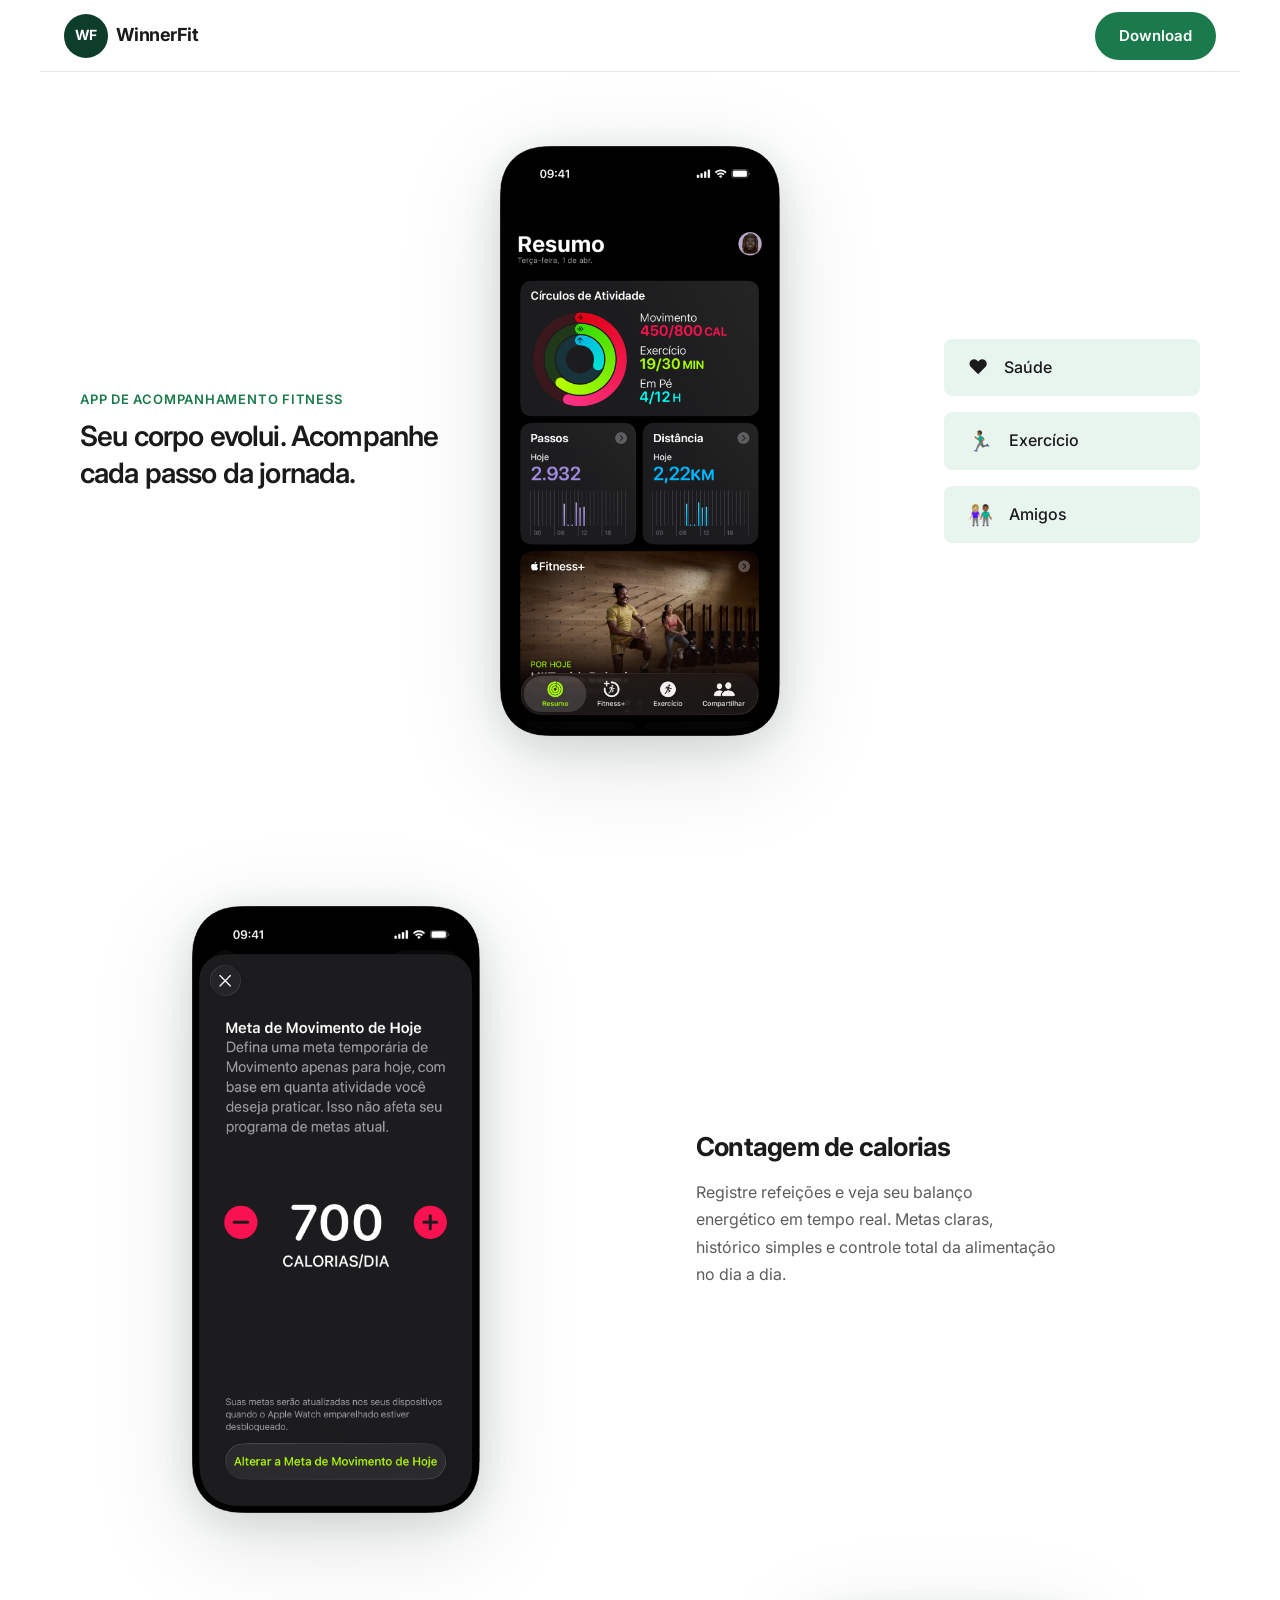
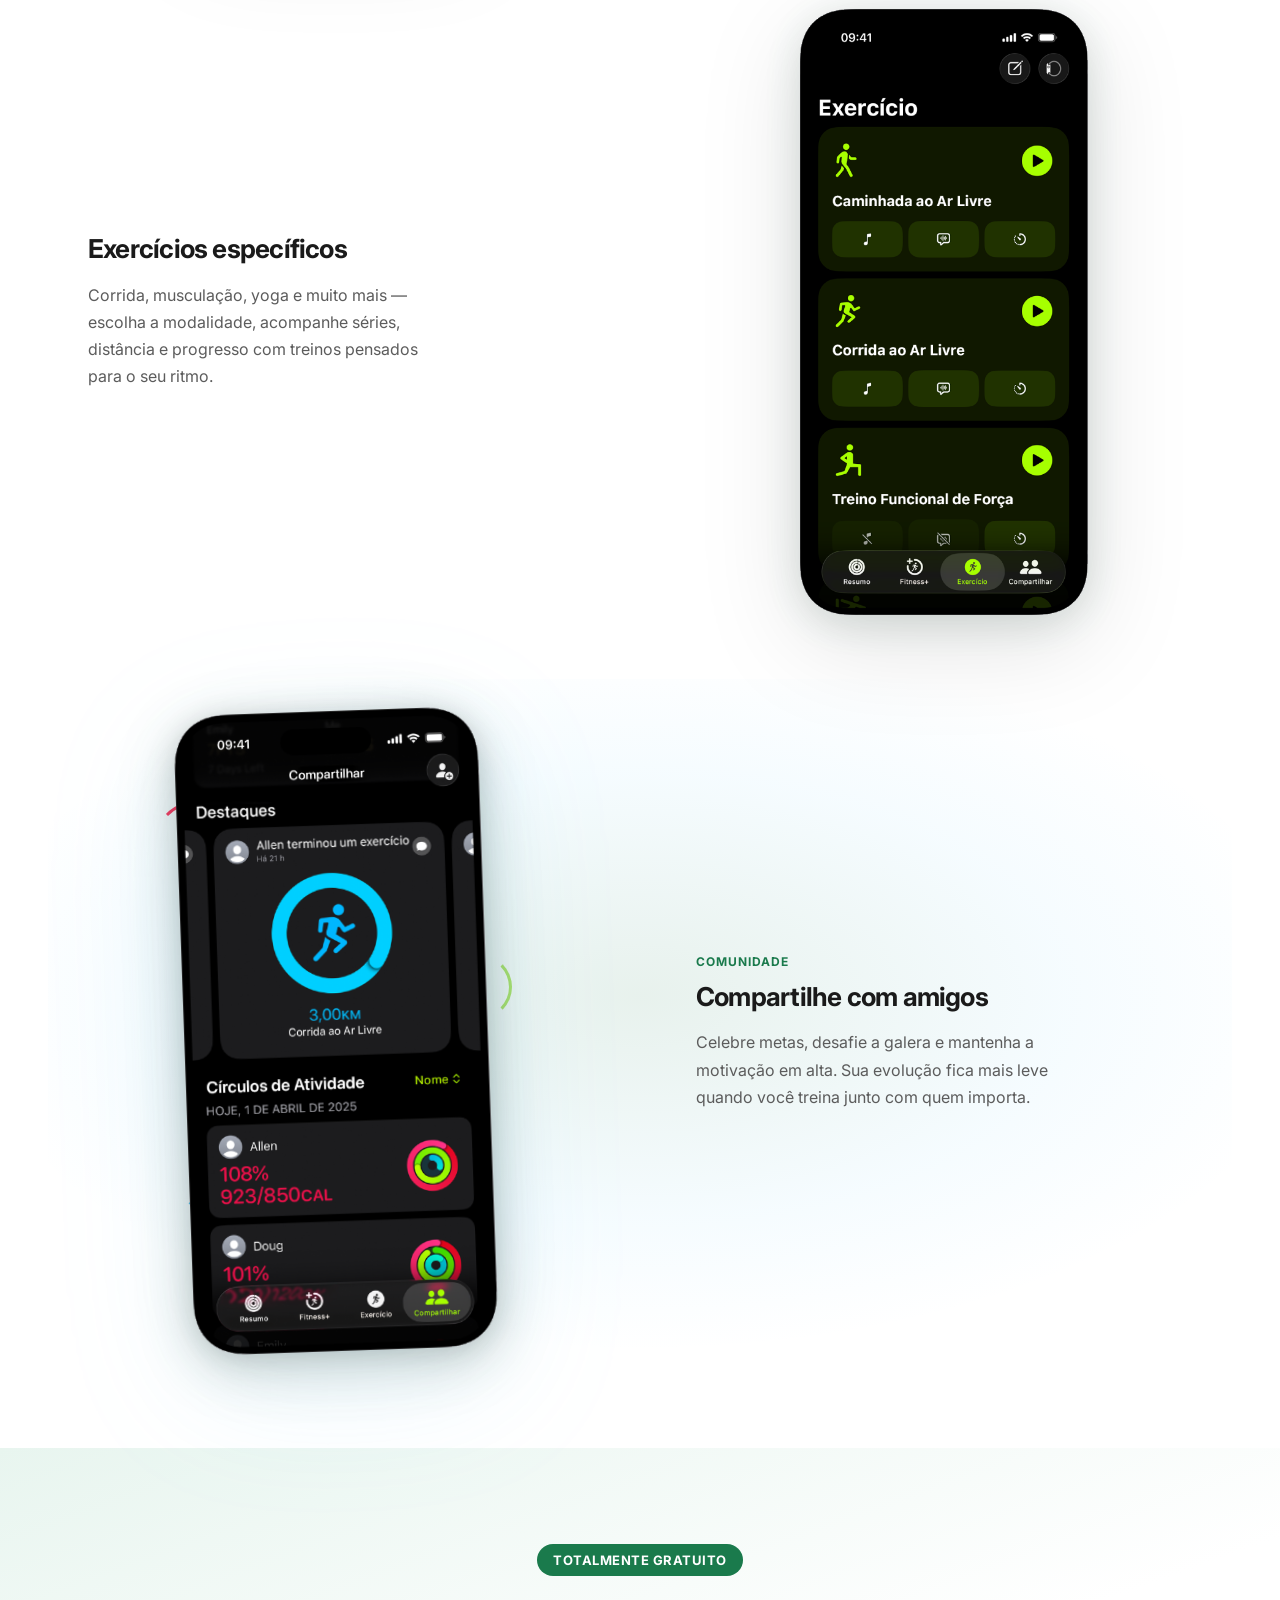
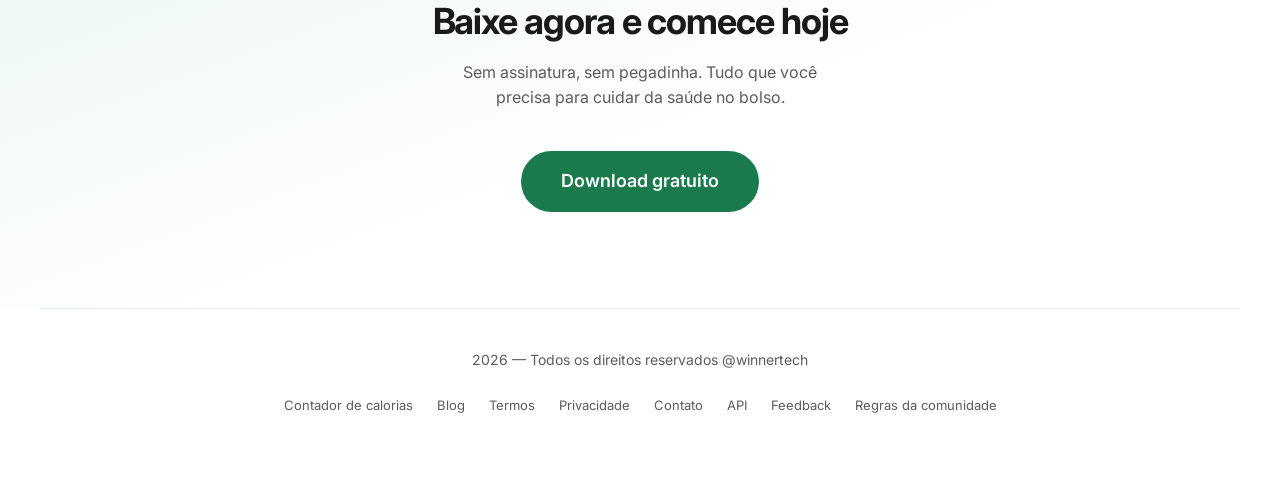
<file: index.html>
<!DOCTYPE html>
<html lang="pt-br">
<head>
  <meta charset="UTF-8">
  <meta name="viewport" content="width=device-width, initial-scale=1.0">
  <meta name="description" content="WinnerFit — acompanhe saúde, exercícios e amigos em um app fitness gratuito.">
  <link rel="stylesheet" href="style.css">
  <link rel="preconnect" href="https://fonts.googleapis.com">
  <link rel="preconnect" href="https://fonts.gstatic.com" crossorigin>
  <link
    href="https://fonts.googleapis.com/css2?family=Inter:ital,opsz,wght@0,14..32,100..900;1,14..32,100..900&display=swap"
    rel="stylesheet">
  <title>WinnerFit — Seu app de vida fitness</title>
</head>
<body>
  <header class="header">
    <a href="#" class="logo" aria-label="WinnerFit — início">
      <span class="logo__circle">WF</span>
      <span class="logo__name">WinnerFit</span>
    </a>
    <a href="#download" class="btn btn--header">Download</a>
  </header>

  <main>
    <section class="hero" aria-labelledby="hero-title">
      <div class="hero__col hero__col--left">
        <p class="hero__eyebrow">App de acompanhamento fitness</p>
        <h1 id="hero-title" class="hero__title">
          Seu corpo evolui. Acompanhe cada passo da jornada.
        </h1>
      </div>

      <div class="hero__col hero__col--center">
        <figure class="hero__phone phone-showcase">
          <img
            src="imgs/print_1.png"
            alt="Tela inicial do app WinnerFit com resumo diário de atividades"
            width="320"
            height="640"
            class="hero__print"
          >
        </figure>
      </div>

      <div class="hero__col hero__col--right">
        <ul class="hero__highlights">
          <li class="hero__highlight">
            <span class="hero__highlight-icon" aria-hidden="true">❤️</span>
            <span>Saúde</span>
          </li>
          <li class="hero__highlight">
            <span class="hero__highlight-icon" aria-hidden="true">🏃🏾‍♂️</span>
            <span>Exercício</span>
          </li>
          <li class="hero__highlight">
            <span class="hero__highlight-icon" aria-hidden="true">👩🏼‍🤝‍👨🏾</span>
            <span>Amigos</span>
          </li>
        </ul>
      </div>
    </section>

    <section class="features" aria-labelledby="features-title">
      <h2 id="features-title" class="visually-hidden">Funcionalidades do app</h2>

      <article class="feature">
        <figure class="feature__media phone-showcase">
          <img
            src="imgs/print_2.png"
            alt="Tela de contagem de calorias do WinnerFit"
            width="300"
            height="600"
            class="feature__print"
            loading="lazy"
          >
        </figure>
        <div class="feature__content">
          <h3 class="feature__title">Contagem de calorias</h3>
          <p class="feature__text">
            Registre refeições e veja seu balanço energético em tempo real.
            Metas claras, histórico simples e controle total da alimentação
            no dia a dia.
          </p>
        </div>
      </article>

      <article class="feature feature--reverse">
        <figure class="feature__media phone-showcase">
          <img
            src="imgs/print_3.png"
            alt="Tela de exercícios específicos como corrida e musculação"
            width="300"
            height="600"
            class="feature__print"
            loading="lazy"
          >
        </figure>
        <div class="feature__content">
          <h3 class="feature__title">Exercícios específicos</h3>
          <p class="feature__text">
            Corrida, musculação, yoga e muito mais — escolha a modalidade,
            acompanhe séries, distância e progresso com treinos pensados
            para o seu ritmo.
          </p>
        </div>
      </article>

      <article class="feature feature--social">
        <div class="feature__visual">
          <div class="feature__aura" aria-hidden="true"></div>
          <div class="feature__rings" aria-hidden="true">
            <span class="feature__ring feature__ring--move"></span>
            <span class="feature__ring feature__ring--exercise"></span>
            <span class="feature__ring feature__ring--stand"></span>
          </div>
          <figure class="feature__media phone-showcase phone-showcase--spotlight">
            <img
              src="imgs/print_4.png"
              alt="Tela de compartilhamento de conquistas com amigos"
              width="300"
              height="600"
              class="feature__print"
              loading="lazy"
            >
          </figure>
        </div>
        <div class="feature__content">
          <p class="feature__tag">Comunidade</p>
          <h3 class="feature__title">Compartilhe com amigos</h3>
          <p class="feature__text">
            Celebre metas, desafie a galera e mantenha a motivação em alta.
            Sua evolução fica mais leve quando você treina junto com quem
            importa.
          </p>
        </div>
      </article>
    </section>

    <section class="cta" id="download" aria-labelledby="cta-title">
      <div class="cta__inner">
        <p class="cta__badge">Totalmente gratuito</p>
        <h2 id="cta-title" class="cta__title">Baixe agora e comece hoje</h2>
        <p class="cta__text">
          Sem assinatura, sem pegadinha. Tudo que você precisa para cuidar
          da saúde no bolso.
        </p>
        <a href="#" class="btn btn--cta">Download gratuito</a>
      </div>
    </section>
  </main>

  <footer class="footer">
    <p class="footer__copy">
      2026 — Todos os direitos reservados @winnertech
    </p>
    <nav class="footer__nav" aria-label="Links do rodapé">
      <a href="#">Contador de calorias</a>
      <a href="#">Blog</a>
      <a href="#">Termos</a>
      <a href="#">Privacidade</a>
      <a href="#">Contato</a>
      <a href="#">API</a>
      <a href="#">Feedback</a>
      <a href="#">Regras da comunidade</a>
    </nav>
  </footer>
</body>
</html>
</file>
<file: style.css>
/* ── Design tokens ── */
:root {
  --color-bg: #ffffff;
  --color-text: #1a1a1a;
  --color-text-muted: #5c5c5c;
  --color-green-dark: #0d3d2b;
  --color-green: #1a7a4c;
  --color-green-light: #e8f5ef;
  --color-border: #e8e8e8;

  --font-family: "Inter", Arial, sans-serif;
  --radius-sm: 0.5rem;
  --radius-md: 1rem;
  --radius-pill: 999px;

  --space-xs: 0.5rem;
  --space-sm: 1rem;
  --space-md: 1.5rem;
  --space-lg: 2.5rem;
  --space-xl: 4rem;
  --space-2xl: 6rem;

  --header-height: 4.5rem;
  --container-max: 75rem;
  --transition: 0.2s ease;
}

/* ── Reset & base ── */
*,
*::before,
*::after {
  box-sizing: border-box;
}

body {
  background-color: var(--color-bg);
  color: var(--color-text);
  font-family: var(--font-family);
  font-size: 1rem;
  line-height: 1.6;
  margin: 0;
  min-height: 100vh;
}

img {
  display: block;
  height: auto;
  max-width: 100%;
}

a {
  color: inherit;
  text-decoration: none;
}

ul {
  list-style: none;
  margin: 0;
  padding: 0;
}

h1,
h2,
h3,
p {
  margin: 0;
}

.visually-hidden {
  border: 0;
  clip: rect(0 0 0 0);
  height: 1px;
  margin: -1px;
  overflow: hidden;
  padding: 0;
  position: absolute;
  white-space: nowrap;
  width: 1px;
}

/* ── Buttons ── */
.btn {
  align-items: center;
  background-color: var(--color-green);
  border: none;
  border-radius: var(--radius-pill);
  color: #ffffff;
  cursor: pointer;
  display: inline-flex;
  font-family: inherit;
  font-size: 0.9375rem;
  font-weight: 600;
  justify-content: center;
  padding: 0.75rem 1.5rem;
  transition: background-color var(--transition), transform var(--transition);
}

.btn:hover,
.btn:focus-visible {
  background-color: var(--color-green-dark);
  outline: 2px solid var(--color-green);
  outline-offset: 2px;
}

.btn:active {
  transform: scale(0.98);
}

.btn--cta {
  font-size: 1.125rem;
  padding: 1rem 2.5rem;
}

/* ── Header ── */
.header {
  align-items: center;
  display: flex;
  height: var(--header-height);
  justify-content: space-between;
  margin: 0 auto;
  max-width: var(--container-max);
  padding: 0 var(--space-sm);
  position: sticky;
  top: 0;
  z-index: 100;
  background-color: rgba(255, 255, 255, 0.92);
  backdrop-filter: blur(8px);
  border-bottom: 1px solid var(--color-border);
}

.logo {
  align-items: center;
  display: flex;
  gap: var(--space-xs);
}

.logo__circle {
  align-items: center;
  background-color: var(--color-green-dark);
  border-radius: 50%;
  color: #ffffff;
  display: flex;
  font-size: 0.875rem;
  font-weight: 700;
  height: 2.75rem;
  justify-content: center;
  letter-spacing: -0.02em;
  width: 2.75rem;
}

.logo__name {
  font-size: 1.125rem;
  font-weight: 700;
  letter-spacing: -0.03em;
}

/* ── Hero ── */
.hero {
  align-items: center;
  display: grid;
  gap: var(--space-lg);
  margin: 0 auto;
  max-width: var(--container-max);
  min-height: calc(90vh - var(--header-height));
  padding: var(--space-lg) var(--space-sm);
}

.hero__eyebrow {
  color: var(--color-green);
  font-size: 0.8125rem;
  font-weight: 600;
  letter-spacing: 0.06em;
  margin-bottom: var(--space-xs);
  text-transform: uppercase;
}

.hero__title {
  color: var(--color-text);
  font-size: clamp(1.375rem, 3vw, 1.75rem);
  font-weight: 600;
  letter-spacing: -0.03em;
  line-height: 1.35;
  max-width: 22ch;
}

.hero__phone {
  margin: 0 auto;
  max-width: 17.5rem;
}

.phone-showcase {
  border-radius: 2.25rem;
  filter:
    drop-shadow(0 8px 20px rgba(13, 61, 43, 0.14))
    drop-shadow(0 24px 48px rgba(0, 0, 0, 0.12));
  line-height: 0;
  overflow: hidden;
}

.hero__print,
.feature__print {
  display: block;
  height: auto;
  margin: 0 auto;
  width: 100%;
}

.hero__highlights {
  display: flex;
  flex-direction: column;
  gap: var(--space-sm);
}

.hero__highlight {
  align-items: center;
  background-color: var(--color-green-light);
  border-radius: var(--radius-sm);
  display: flex;
  font-size: 1rem;
  font-weight: 500;
  gap: var(--space-sm);
  padding: var(--space-sm) var(--space-md);
}

.hero__highlight-icon {
  font-size: 1.25rem;
  line-height: 1;
}

/* ── Features ── */
.features {
  display: flex;
  flex-direction: column;
  gap: var(--space-2xl);
  margin: 0 auto;
  max-width: var(--container-max);
  padding: var(--space-2xl) var(--space-sm);
}

.feature {
  align-items: center;
  display: grid;
  gap: var(--space-lg);
}

.feature__media {
  margin: 0;
}

.feature__media.phone-showcase {
  margin: 0 auto;
  max-width: 16rem;
  width: 100%;
}

.feature__title {
  font-size: clamp(1.25rem, 2.5vw, 1.625rem);
  font-weight: 700;
  letter-spacing: -0.03em;
  line-height: 1.25;
  margin-bottom: var(--space-sm);
}

.feature__text {
  color: var(--color-text-muted);
  font-size: 1rem;
  line-height: 1.7;
  max-width: 36ch;
}

/* ── Feature social (print 4) ── */
.feature--social {
  isolation: isolate;
  position: relative;
}

.feature--social::before {
  background: radial-gradient(
    ellipse 80% 70% at 50% 45%,
    rgba(26, 122, 76, 0.1) 0%,
    rgba(90, 200, 250, 0.06) 45%,
    transparent 72%
  );
  content: "";
  inset: -2rem -1rem;
  pointer-events: none;
  position: absolute;
  z-index: -1;
}

.feature__visual {
  margin: 0 auto;
  max-width: 20rem;
  position: relative;
  width: 100%;
}

.feature__aura {
  animation: aura-pulse 6s ease-in-out infinite;
  aspect-ratio: 1;
  background: radial-gradient(
    circle,
    rgba(26, 122, 76, 0.18) 0%,
    rgba(90, 200, 250, 0.08) 42%,
    transparent 70%
  );
  border-radius: 50%;
  filter: blur(2px);
  inset: 8% 0 auto;
  margin-inline: auto;
  max-width: 18rem;
  pointer-events: none;
  position: absolute;
  width: 88%;
  z-index: 0;
}

.feature__rings {
  inset: 0;
  pointer-events: none;
  position: absolute;
  z-index: 1;
}

.feature__ring {
  border-radius: 50%;
  border-style: solid;
  position: absolute;
}

.feature__ring--move {
  animation: ring-float 7s ease-in-out infinite;
  border-color: #ff375f transparent transparent transparent;
  border-width: 3px;
  height: 4.5rem;
  left: -4%;
  top: 14%;
  width: 4.5rem;
}

.feature__ring--exercise {
  animation: ring-float 8s ease-in-out infinite reverse;
  border-color: transparent #a8e06b transparent transparent;
  border-width: 3px;
  height: 3.25rem;
  right: -2%;
  top: 38%;
  width: 3.25rem;
}

.feature__ring--stand {
  animation: ring-float 9s ease-in-out infinite;
  border-color: transparent transparent #5ac8fa transparent;
  border-width: 3px;
  bottom: 22%;
  height: 2.75rem;
  left: 6%;
  width: 2.75rem;
}

.phone-showcase--spotlight {
  border-radius: 2.5rem;
  filter:
    drop-shadow(0 12px 28px rgba(13, 61, 43, 0.2))
    drop-shadow(0 32px 64px rgba(90, 200, 250, 0.12))
    drop-shadow(0 4px 12px rgba(0, 0, 0, 0.14));
  margin-inline: auto;
  max-width: 17.5rem;
  position: relative;
  transform: rotate(-2deg);
  transition: transform 0.4s ease, filter 0.4s ease;
  z-index: 2;
}

.feature--social:hover .phone-showcase--spotlight,
.feature--social:focus-within .phone-showcase--spotlight {
  filter:
    drop-shadow(0 16px 36px rgba(13, 61, 43, 0.22))
    drop-shadow(0 40px 72px rgba(90, 200, 250, 0.16))
    drop-shadow(0 6px 16px rgba(0, 0, 0, 0.16));
  transform: rotate(0deg) scale(1.02);
}

.feature__tag {
  color: var(--color-green);
  font-size: 0.75rem;
  font-weight: 700;
  letter-spacing: 0.08em;
  margin-bottom: 0.625rem;
  text-transform: uppercase;
}

@keyframes aura-pulse {
  0%,
  100% {
    opacity: 0.85;
    transform: scale(1);
  }

  50% {
    opacity: 1;
    transform: scale(1.06);
  }
}

@keyframes ring-float {
  0%,
  100% {
    transform: translateY(0) rotate(0deg);
  }

  50% {
    transform: translateY(-0.625rem) rotate(8deg);
  }
}

@media (prefers-reduced-motion: reduce) {
  .feature__aura,
  .feature__ring--move,
  .feature__ring--exercise,
  .feature__ring--stand {
    animation: none;
  }

  .phone-showcase--spotlight {
    transform: none;
  }
}

/* ── CTA ── */
.cta {
  background: linear-gradient(
    160deg,
    var(--color-green-light) 0%,
    #ffffff 60%
  );
  padding: var(--space-2xl) var(--space-sm);
}

.cta__inner {
  align-items: center;
  display: flex;
  flex-direction: column;
  margin: 0 auto;
  max-width: 36rem;
  text-align: center;
}

.cta__badge {
  background-color: var(--color-green);
  border-radius: var(--radius-pill);
  color: #ffffff;
  font-size: 0.8125rem;
  font-weight: 700;
  letter-spacing: 0.04em;
  margin-bottom: var(--space-md);
  padding: 0.375rem 1rem;
  text-transform: uppercase;
}

.cta__title {
  font-size: clamp(1.5rem, 4vw, 2.25rem);
  font-weight: 700;
  letter-spacing: -0.03em;
  line-height: 1.2;
  margin-bottom: var(--space-sm);
}

.cta__text {
  color: var(--color-text-muted);
  margin-bottom: var(--space-lg);
  max-width: 40ch;
}

/* ── Footer ── */
.footer {
  border-top: 1px solid var(--color-border);
  margin: 0 auto;
  max-width: var(--container-max);
  padding: var(--space-lg) var(--space-sm) var(--space-xl);
}

.footer__copy {
  color: var(--color-text-muted);
  font-size: 0.875rem;
  margin-bottom: var(--space-md);
  text-align: center;
}

.footer__nav {
  display: flex;
  flex-wrap: wrap;
  gap: var(--space-xs) var(--space-md);
  justify-content: center;
}

.footer__nav a {
  color: var(--color-text-muted);
  font-size: 0.8125rem;
  transition: color var(--transition);
}

.footer__nav a:hover,
.footer__nav a:focus-visible {
  color: var(--color-green);
  outline: none;
  text-decoration: underline;
}

/* ── Tablet (640px+) ── */
@media (min-width: 40rem) {
  .header {
    padding: 0 var(--space-md);
  }

  .hero {
    padding: var(--space-xl) var(--space-md);
  }

  .hero__highlights {
    flex-direction: row;
    flex-wrap: wrap;
  }

  .feature {
    gap: var(--space-xl);
    grid-template-columns: 1fr 1fr;
  }

  .feature--reverse .feature__media {
    order: 2;
  }

  .feature--reverse .feature__content {
    order: 1;
  }

  .features {
    padding-inline: var(--space-md);
  }

  .cta {
    padding-inline: var(--space-md);
  }

  .footer {
    padding-inline: var(--space-md);
  }
}

/* ── Desktop (1024px+) ── */
@media (min-width: 64rem) {
  .hero {
    gap: var(--space-md);
    grid-template-columns: 1fr minmax(14rem, 18rem) 1fr;
    padding-inline: var(--space-lg);
  }

  .hero__col--left {
    align-self: center;
  }

  .hero__col--right {
    align-self: center;
    justify-self: end;
    width: 100%;
    max-width: 16rem;
  }

  .hero__highlights {
    flex-direction: column;
  }

  .feature__content {
    padding: var(--space-md);
  }

  .feature__media.phone-showcase {
    max-width: 18rem;
  }

  .feature--social .feature__visual {
    max-width: 22rem;
  }

  .feature--social .phone-showcase--spotlight {
    max-width: 19rem;
  }

  .feature__ring--move {
    height: 5.5rem;
    left: -2%;
    width: 5.5rem;
  }

  .feature__ring--exercise {
    height: 4rem;
    right: 0;
    width: 4rem;
  }

  .feature__ring--stand {
    height: 3.25rem;
    width: 3.25rem;
  }
}

/* ── Large screens / TV (1440px+) ── */
@media (min-width: 90rem) {
  :root {
    --container-max: 87.5rem;
  }

  .hero__phone.phone-showcase {
    max-width: 20rem;
  }

  .feature__media.phone-showcase {
    max-width: 20rem;
  }
}
</file>
